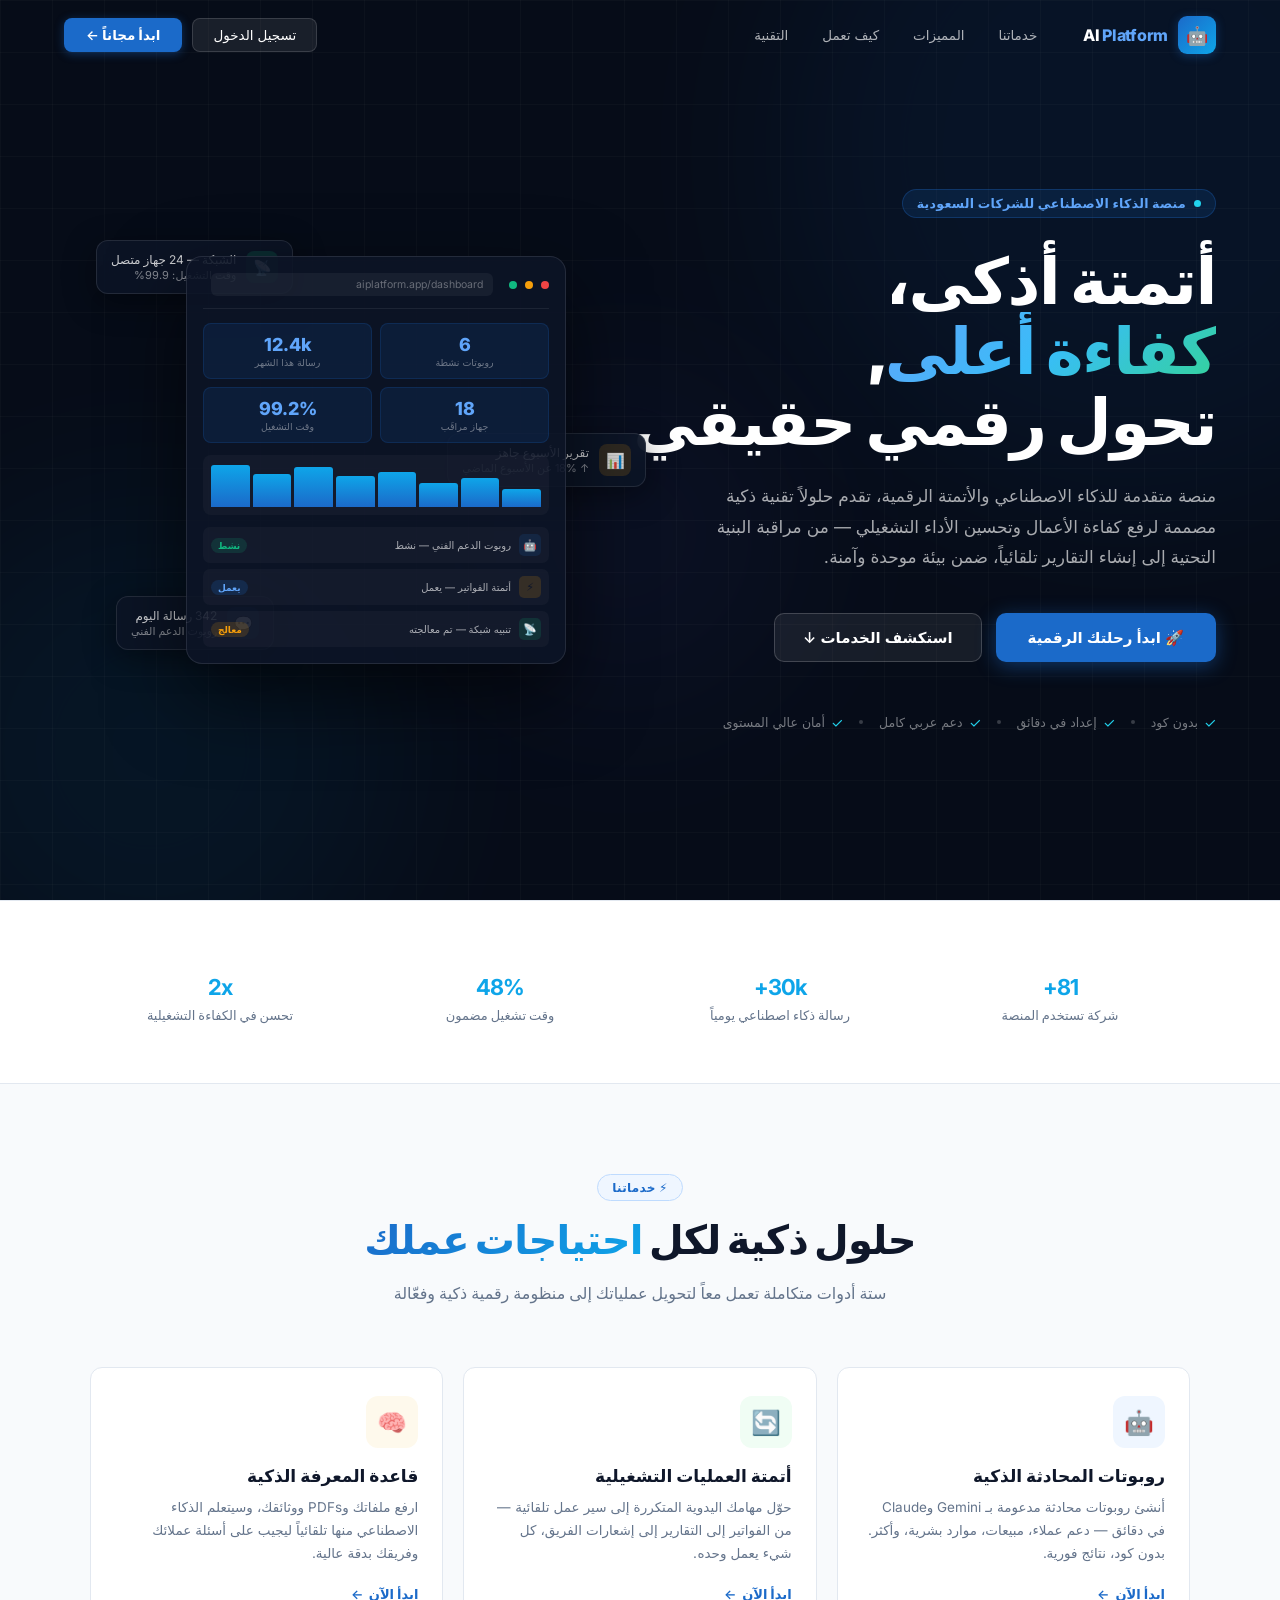
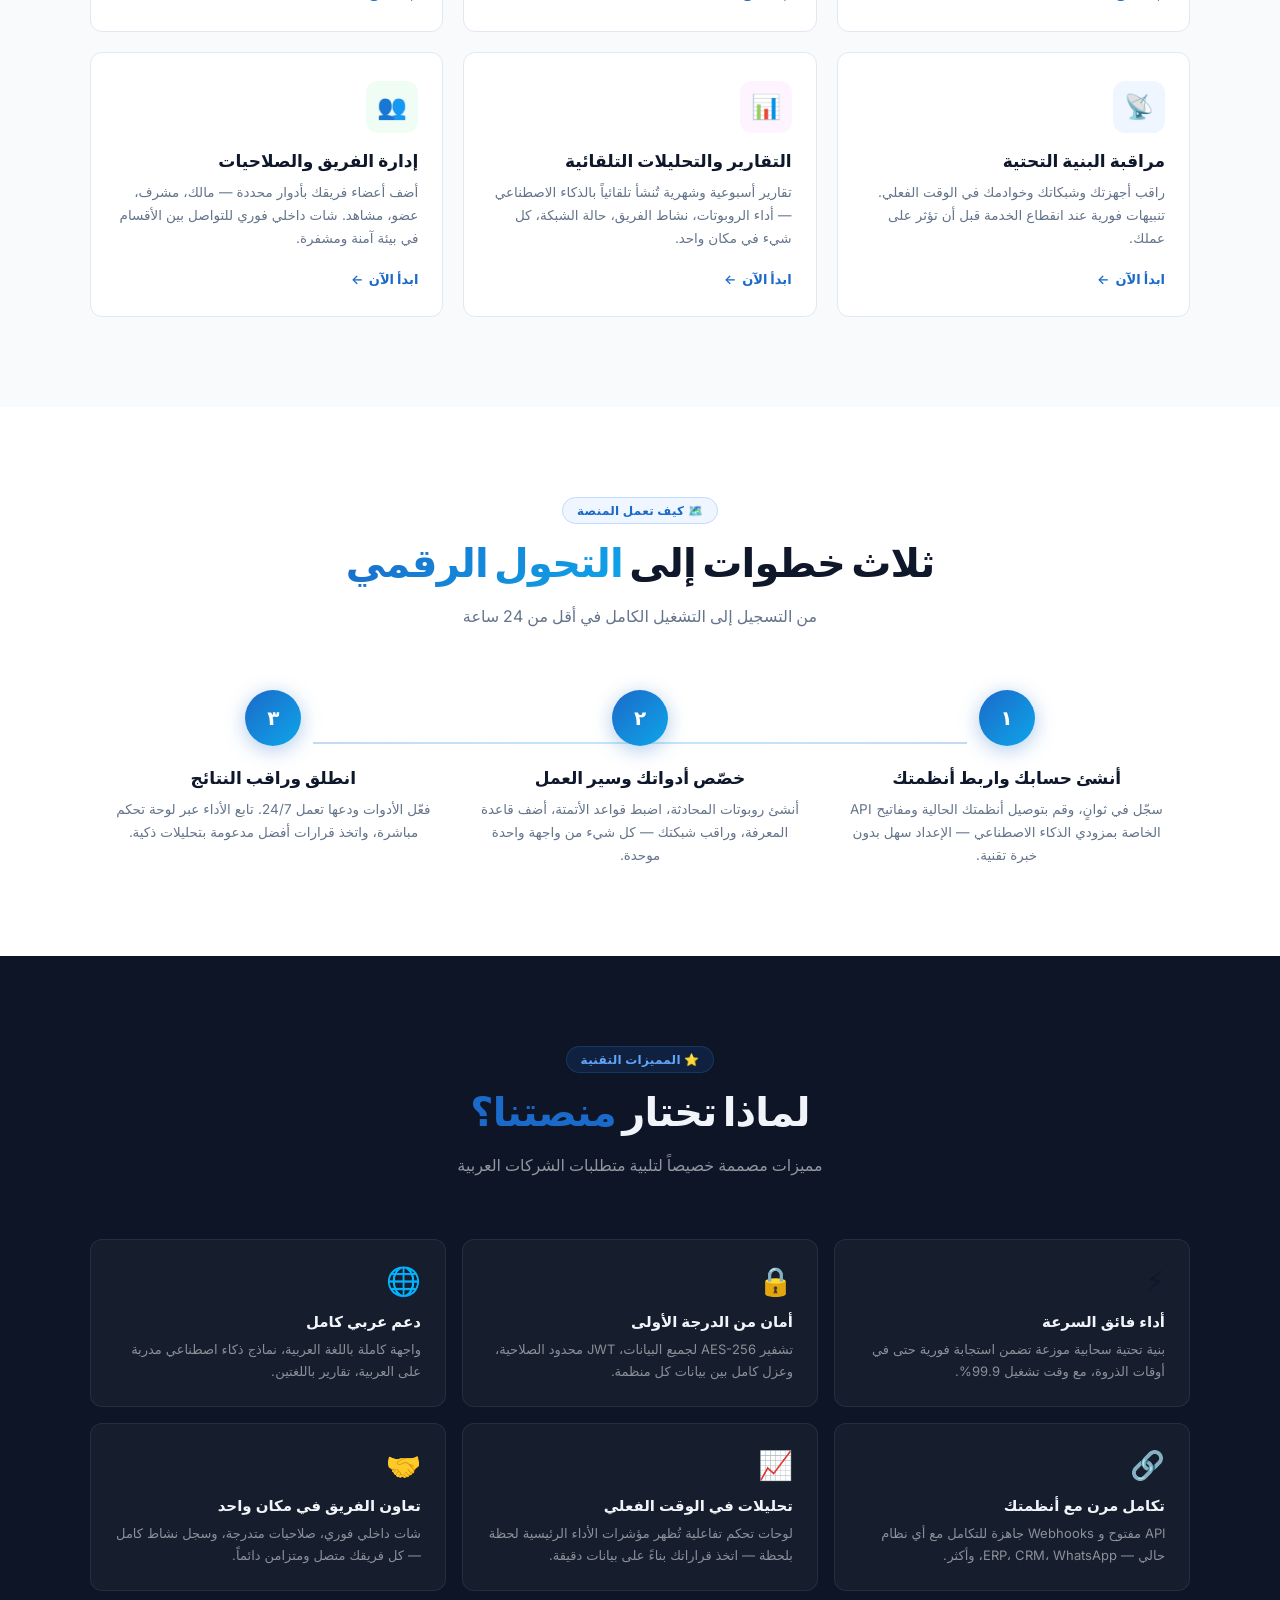
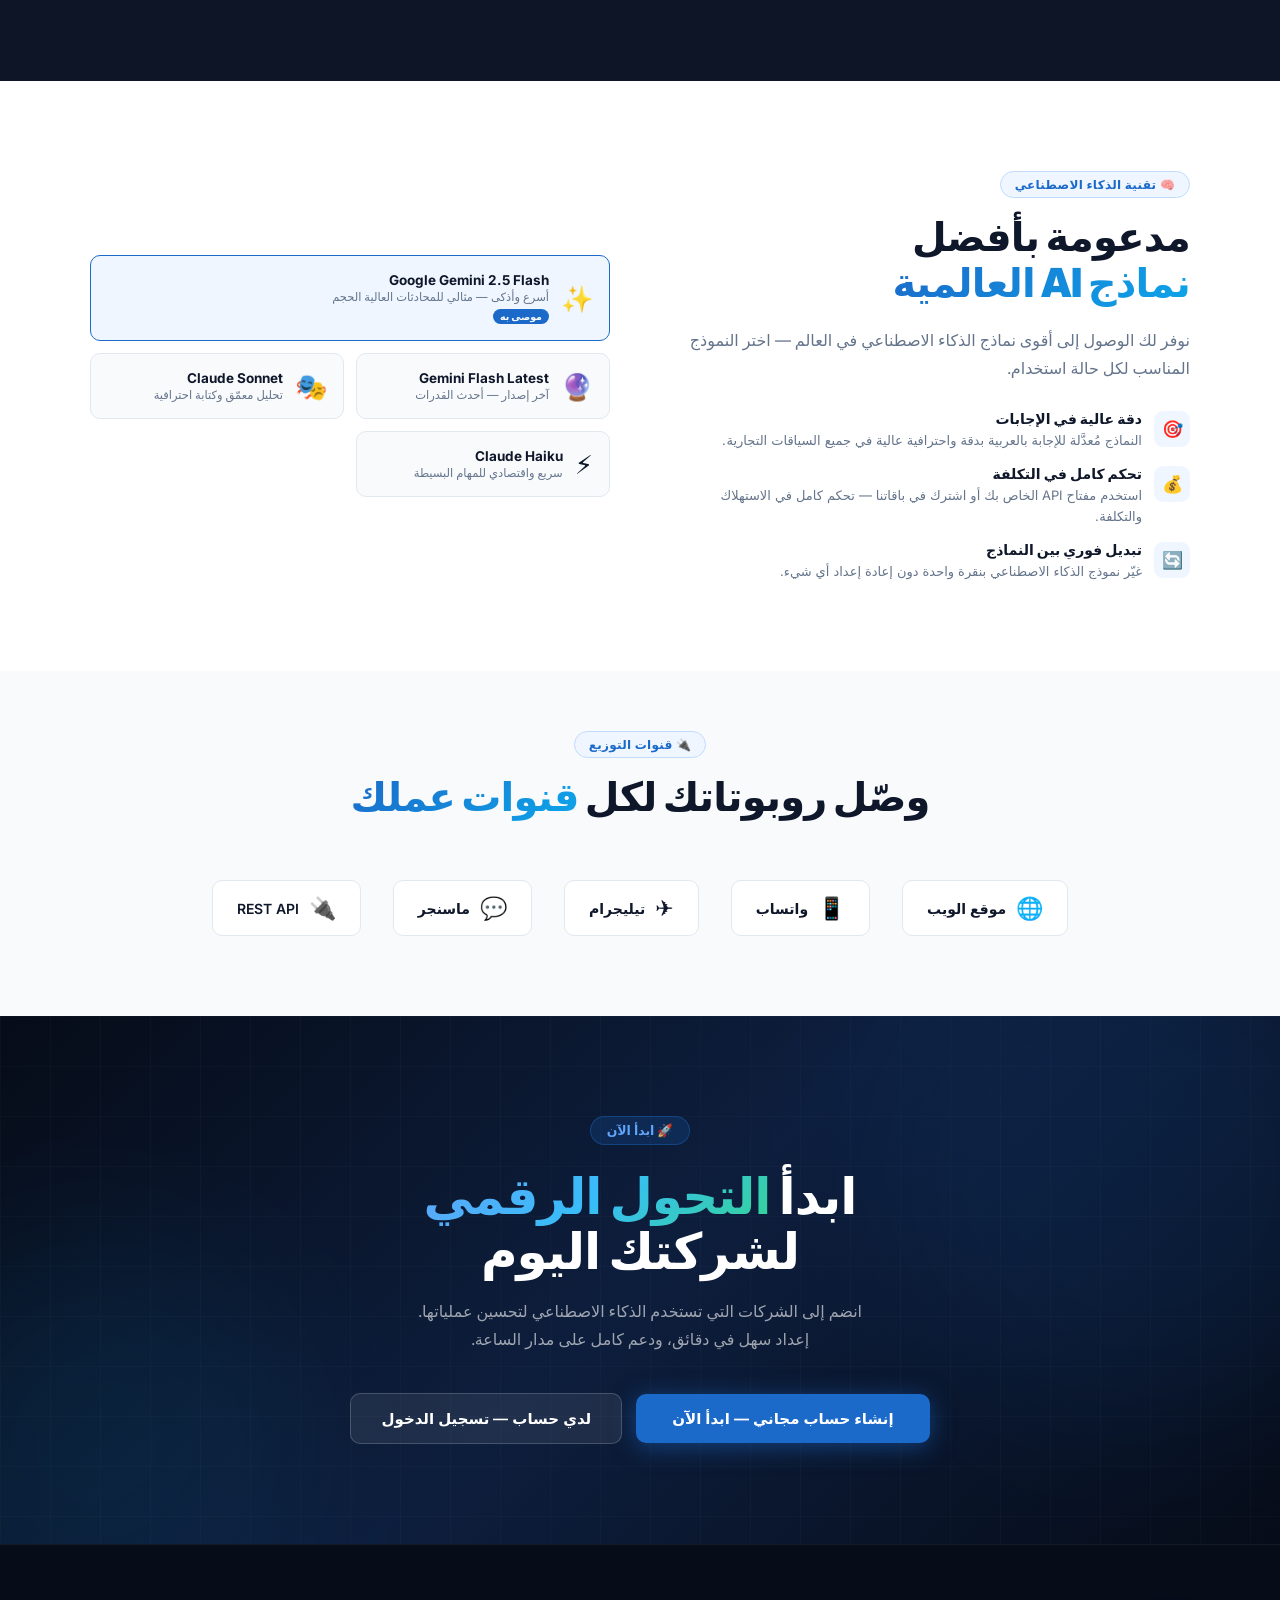
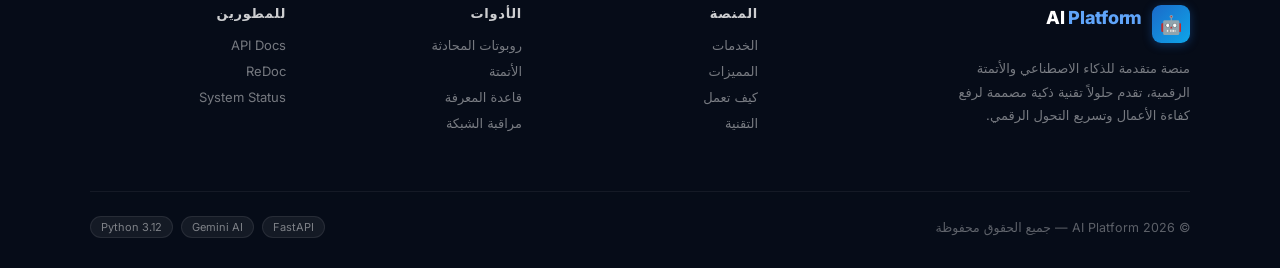
<file: backend/app/static/index.html>
<!DOCTYPE html>
<html lang="ar" dir="rtl">
<head>
<meta charset="UTF-8">
<meta name="description" content="AI Platform - AI and Automation Solutions">
<meta name="theme-color" content="#1b6ac9">
<link rel="icon" href="/static/favicon.svg" type="image/svg+xml">
<meta name="viewport" content="width=device-width, initial-scale=1.0">
<title>AI Platform — منصة الذكاء الاصطناعي والأتمتة للشركات</title>
<meta name="description" content="منصة متقدمة للذكاء الاصطناعي والأتمتة الرقمية — تحليل البيانات، مراقبة الشبكات، روبوتات المحادثة، وإدارة العمليات">
<link rel="preconnect" href="https://fonts.googleapis.com">
<link href="https://fonts.googleapis.com/css2?family=Inter:wght@300;400;500;600;700;800;900&display=swap" rel="stylesheet">
<style>
/* ══════════════════════════════════════════════════════
   BASE
══════════════════════════════════════════════════════ */
*,*::before,*::after{margin:0;padding:0;box-sizing:border-box}
html{scroll-behavior:smooth;font-size:16px}
body{font-family:'Inter','Segoe UI',system-ui,sans-serif;background:#fff;color:#0f172a;
  overflow-x:hidden;-webkit-font-smoothing:antialiased}

:root{
  --blue:#1b6ac9;--blue2:#1558b0;--sky:#0ea5e9;
  --navy:#060c18;--navy2:#0d1526;--navy3:#1e293b;
  --text:#0f172a;--muted:#64748b;--light:#f8fafc;--border:#e2e8f0;
  --r:12px;
}

/* ══════════════════════════════════════════════════════
   NAVBAR
══════════════════════════════════════════════════════ */
.navbar{
  position:fixed;top:0;left:0;right:0;z-index:9000;
  padding:16px 5%;display:flex;align-items:center;gap:32px;
  transition:all .35s;
}
.navbar.solid{
  background:rgba(6,12,24,.96);
  backdrop-filter:blur(16px);
  border-bottom:1px solid rgba(255,255,255,.06);
  box-shadow:0 2px 24px rgba(0,0,0,.3);
}
.nb-logo{display:flex;align-items:center;gap:10px;text-decoration:none;flex-shrink:0}
.nb-icon{width:38px;height:38px;border-radius:9px;
  background:linear-gradient(135deg,var(--blue),var(--sky));
  display:flex;align-items:center;justify-content:center;font-size:18px;
  box-shadow:0 2px 10px rgba(27,106,201,.4)}
.nb-brand{font-size:16px;font-weight:800;color:#fff;letter-spacing:-.3px}
.nb-brand span{color:#60a5fa}

.nb-links{flex:1;display:flex;align-items:center;gap:6px}
.nb-links a{color:rgba(255,255,255,.68);text-decoration:none;font-size:13.5px;font-weight:500;
  padding:7px 14px;border-radius:8px;transition:.2s}
.nb-links a:hover{color:#fff;background:rgba(255,255,255,.07)}

.nb-actions{display:flex;align-items:center;gap:10px;flex-shrink:0}
.nb-login{background:rgba(255,255,255,.08);border:1px solid rgba(255,255,255,.14);color:#fff;
  padding:8px 20px;border-radius:8px;font-size:13.5px;font-weight:500;cursor:pointer;
  font-family:inherit;transition:.2s}
.nb-login:hover{background:rgba(255,255,255,.14)}
.nb-start{background:var(--blue);color:#fff;padding:9px 22px;border-radius:8px;
  font-size:13.5px;font-weight:600;cursor:pointer;font-family:inherit;border:none;
  box-shadow:0 2px 10px rgba(27,106,201,.4);transition:.2s}
.nb-start:hover{background:var(--blue2);transform:translateY(-1px)}

/* ══════════════════════════════════════════════════════
   HERO
══════════════════════════════════════════════════════ */
.hero{
  min-height:100vh;background:var(--navy);
  display:flex;align-items:center;
  padding:100px 5% 80px;
  position:relative;overflow:hidden;
}

/* Background grid */
.hero::before{
  content:'';position:absolute;inset:0;
  background-image:
    linear-gradient(rgba(255,255,255,.025) 1px,transparent 1px),
    linear-gradient(90deg,rgba(255,255,255,.025) 1px,transparent 1px);
  background-size:52px 52px;
}

/* Gradient blobs */
.hero-blob{position:absolute;border-radius:50%;filter:blur(90px);pointer-events:none}
.blob-1{width:700px;height:700px;background:var(--blue);opacity:.08;top:-200px;right:-200px}
.blob-2{width:500px;height:500px;background:var(--sky);opacity:.06;bottom:-100px;left:-100px}
.blob-3{width:350px;height:350px;background:#6366f1;opacity:.05;top:40%;left:35%}

.hero-content{
  flex:1;position:relative;z-index:2;max-width:600px;
}

.hero-tag{
  display:inline-flex;align-items:center;gap:8px;
  background:rgba(27,106,201,.15);border:1px solid rgba(27,106,201,.3);
  color:#60a5fa;padding:6px 14px;border-radius:30px;font-size:12.5px;font-weight:600;
  margin-bottom:28px;letter-spacing:.3px;
}
.tag-dot{width:7px;height:7px;border-radius:50%;background:#22d3ee;
  animation:pulse 2s infinite}
@keyframes pulse{0%,100%{opacity:1;transform:scale(1)}50%{opacity:.4;transform:scale(.8)}}

.hero h1{
  font-size:clamp(36px,5vw,64px);font-weight:900;line-height:1.1;
  color:#fff;margin-bottom:24px;letter-spacing:-1.5px;
}
.hero h1 .hl{
  background:linear-gradient(135deg,#60a5fa,#38bdf8,#34d399);
  -webkit-background-clip:text;-webkit-text-fill-color:transparent;background-clip:text;
}

.hero-desc{
  font-size:17px;line-height:1.8;color:rgba(255,255,255,.65);
  margin-bottom:40px;font-weight:400;max-width:520px;
}

.hero-cta{display:flex;gap:14px;flex-wrap:wrap;margin-bottom:52px}
.btn-hero-primary{
  background:var(--blue);color:#fff;padding:14px 32px;border-radius:10px;
  font-size:15px;font-weight:700;cursor:pointer;font-family:inherit;border:none;
  box-shadow:0 4px 20px rgba(27,106,201,.45);transition:.25s;
  display:flex;align-items:center;gap:8px;
}
.btn-hero-primary:hover{background:var(--blue2);transform:translateY(-2px);box-shadow:0 8px 30px rgba(27,106,201,.5)}
.btn-hero-outline{
  background:rgba(255,255,255,.07);color:#fff;padding:14px 28px;border-radius:10px;
  font-size:15px;font-weight:600;cursor:pointer;font-family:inherit;
  border:1px solid rgba(255,255,255,.18);transition:.25s;
  display:flex;align-items:center;gap:8px;
}
.btn-hero-outline:hover{background:rgba(255,255,255,.12);transform:translateY(-1px)}

.hero-trust{display:flex;align-items:center;gap:16px;flex-wrap:wrap}
.hero-trust-item{display:flex;align-items:center;gap:6px;color:rgba(255,255,255,.45);font-size:12.5px}
.trust-icon{color:#22d3ee;font-size:14px}
.trust-sep{width:4px;height:4px;border-radius:50%;background:rgba(255,255,255,.2)}

/* Hero visual — right side */
.hero-visual{
  flex:0 0 480px;position:relative;z-index:2;height:500px;
}

.dash-mockup{
  background:rgba(13,21,38,.9);border:1px solid rgba(255,255,255,.1);
  border-radius:16px;padding:16px;width:380px;
  box-shadow:0 32px 80px rgba(0,0,0,.6);
  position:absolute;top:50%;right:50px;transform:translateY(-50%);
}

.dm-topbar{display:flex;align-items:center;gap:8px;margin-bottom:14px;padding-bottom:12px;
  border-bottom:1px solid rgba(255,255,255,.07)}
.dm-dot{width:8px;height:8px;border-radius:50%}
.dm-dot.r{background:#ef4444}.dm-dot.y{background:#f59e0b}.dm-dot.g{background:#10b981}
.dm-url{flex:1;background:rgba(255,255,255,.05);border-radius:6px;padding:5px 10px;
  font-size:10.5px;color:rgba(255,255,255,.35);margin:0 8px}

.dm-stats{display:grid;grid-template-columns:1fr 1fr;gap:8px;margin-bottom:12px}
.dm-stat{background:rgba(27,106,201,.12);border:1px solid rgba(27,106,201,.2);
  border-radius:8px;padding:10px;text-align:center}
.dm-stat-n{font-size:18px;font-weight:800;color:#60a5fa}
.dm-stat-l{font-size:9.5px;color:rgba(255,255,255,.4);margin-top:2px}

.dm-chart{height:60px;background:rgba(255,255,255,.03);border-radius:8px;
  display:flex;align-items:flex-end;gap:3px;padding:8px;overflow:hidden}
.dm-bar{flex:1;border-radius:3px 3px 0 0;background:linear-gradient(to top,#1b6ac9,#0ea5e9);
  animation:barGrow 1.5s ease forwards;transform-origin:bottom;transform:scaleY(0)}
@keyframes barGrow{to{transform:scaleY(1)}}

.dm-list{margin-top:12px;display:flex;flex-direction:column;gap:6px}
.dm-list-item{display:flex;align-items:center;gap:8px;padding:7px 8px;
  background:rgba(255,255,255,.03);border-radius:7px;font-size:10px}
.dm-list-icon{width:22px;height:22px;border-radius:5px;display:flex;align-items:center;
  justify-content:center;font-size:11px;flex-shrink:0}
.dm-list-text{color:rgba(255,255,255,.65)}
.dm-badge{margin-right:auto;padding:2px 7px;border-radius:10px;font-size:9px;font-weight:600}
.dm-badge.green{background:rgba(16,185,129,.15);color:#10b981}
.dm-badge.blue{background:rgba(27,106,201,.2);color:#60a5fa}
.dm-badge.amber{background:rgba(245,158,11,.15);color:#f59e0b}

/* Floating cards */
.float-card{
  position:absolute;background:rgba(13,21,38,.92);
  border:1px solid rgba(255,255,255,.1);border-radius:12px;
  padding:10px 14px;backdrop-filter:blur(12px);
  display:flex;align-items:center;gap:10px;
  box-shadow:0 8px 32px rgba(0,0,0,.4);
  font-size:12px;color:rgba(255,255,255,.8);
  white-space:nowrap;
}
.fc-1{top:30px;left:-40px;animation:float1 3.5s ease-in-out infinite}
.fc-2{bottom:60px;left:-20px;animation:float2 4s ease-in-out infinite}
.fc-3{top:50%;right:-30px;transform:translateY(-50%);animation:float3 3.8s ease-in-out infinite}

@keyframes float1{0%,100%{transform:translateY(0)}50%{transform:translateY(-10px)}}
@keyframes float2{0%,100%{transform:translateY(0)}50%{transform:translateY(-8px)}}
@keyframes float3{0%,100%{transform:translateY(-50%)}50%{transform:translateY(calc(-50% - 10px))}}

.fc-icon{width:32px;height:32px;border-radius:8px;display:flex;align-items:center;
  justify-content:center;font-size:15px;flex-shrink:0}
.fc-label{font-size:11px;color:rgba(255,255,255,.5);margin-top:1px}

/* ══════════════════════════════════════════════════════
   STATS BAR
══════════════════════════════════════════════════════ */
.stats-bar{
  background:#fff;border-top:1px solid var(--border);border-bottom:1px solid var(--border);
  padding:40px 5%;
}
.stats-inner{
  max-width:1100px;margin:0 auto;
  display:grid;grid-template-columns:repeat(4,1fr);gap:20px;
}
.stat-item{text-align:center;padding:20px}
.stat-num{font-size:40px;font-weight:900;color:var(--blue);line-height:1;letter-spacing:-1px}
.stat-num span{font-size:22px;font-weight:700;color:var(--sky)}
.stat-label{font-size:13px;color:var(--muted);margin-top:6px;font-weight:500}
.stat-sep{width:1px;background:var(--border);align-self:stretch}

/* ══════════════════════════════════════════════════════
   SECTIONS SHARED
══════════════════════════════════════════════════════ */
.section{padding:90px 5%}
.section-inner{max-width:1100px;margin:0 auto}

.section-tag{
  display:inline-flex;align-items:center;gap:7px;
  background:#eff6ff;border:1px solid #bfdbfe;
  color:var(--blue);padding:5px 14px;border-radius:30px;
  font-size:12px;font-weight:600;margin-bottom:16px;letter-spacing:.3px
}

.section-title{font-size:clamp(26px,4vw,40px);font-weight:900;line-height:1.15;
  color:var(--text);margin-bottom:16px;letter-spacing:-.8px}
.section-title .hl{color:var(--blue)}
.section-title .hls{
  background:linear-gradient(135deg,var(--blue),var(--sky));
  -webkit-background-clip:text;-webkit-text-fill-color:transparent;background-clip:text
}

.section-sub{font-size:16px;color:var(--muted);max-width:560px;line-height:1.75}

.section-head{text-align:center;margin-bottom:60px}
.section-head .section-sub{margin:0 auto}

/* ══════════════════════════════════════════════════════
   SERVICES
══════════════════════════════════════════════════════ */
#services{background:var(--light)}

.services-grid{
  display:grid;grid-template-columns:repeat(3,1fr);gap:20px
}

.service-card{
  background:#fff;border:1px solid var(--border);border-radius:var(--r);
  padding:28px 24px;transition:.25s;cursor:default;position:relative;overflow:hidden;
}
.service-card::before{
  content:'';position:absolute;top:0;left:0;right:0;height:3px;
  background:linear-gradient(90deg,var(--blue),var(--sky));
  transform:scaleX(0);transform-origin:right;transition:.3s;
}
.service-card:hover{border-color:#bfdbfe;transform:translateY(-3px);
  box-shadow:0 12px 40px rgba(27,106,201,.1)}
.service-card:hover::before{transform:scaleX(1)}

.sc-icon{width:52px;height:52px;border-radius:12px;margin-bottom:18px;
  display:flex;align-items:center;justify-content:center;font-size:24px}
.sc-title{font-size:17px;font-weight:700;margin-bottom:10px;color:var(--text)}
.sc-desc{font-size:13.5px;color:var(--muted);line-height:1.7;margin-bottom:18px}
.sc-link{display:inline-flex;align-items:center;gap:6px;color:var(--blue);font-size:13px;
  font-weight:600;text-decoration:none;transition:.2s}
.sc-link:hover{gap:10px}
.sc-link .arr{transition:.2s}

/* ══════════════════════════════════════════════════════
   HOW IT WORKS
══════════════════════════════════════════════════════ */
#how{background:#fff}

.steps-grid{
  display:grid;grid-template-columns:repeat(3,1fr);gap:0;position:relative
}
.steps-grid::before{
  content:'';position:absolute;top:52px;right:calc(16.66% + 40px);left:calc(16.66% + 40px);
  height:2px;background:linear-gradient(90deg,var(--blue),var(--sky),var(--blue));opacity:.25;
}

.step-item{text-align:center;padding:0 24px;position:relative}
.step-num{
  width:56px;height:56px;border-radius:50%;margin:0 auto 22px;
  background:linear-gradient(135deg,var(--blue),var(--sky));
  color:#fff;font-size:20px;font-weight:800;
  display:flex;align-items:center;justify-content:center;
  box-shadow:0 4px 20px rgba(27,106,201,.35);position:relative;z-index:2
}
.step-title{font-size:17px;font-weight:700;margin-bottom:10px;color:var(--text)}
.step-desc{font-size:13.5px;color:var(--muted);line-height:1.7}

/* ══════════════════════════════════════════════════════
   FEATURES — dark section
══════════════════════════════════════════════════════ */
#features{background:var(--navy2)}

#features .section-tag{
  background:rgba(27,106,201,.15);border-color:rgba(27,106,201,.3);color:#60a5fa
}
#features .section-title{color:#f1f5f9}
#features .section-sub{color:rgba(255,255,255,.55)}

.features-grid{
  display:grid;grid-template-columns:repeat(3,1fr);gap:16px
}

.feat-card{
  background:rgba(255,255,255,.04);border:1px solid rgba(255,255,255,.07);
  border-radius:var(--r);padding:24px;transition:.2s
}
.feat-card:hover{background:rgba(27,106,201,.08);border-color:rgba(27,106,201,.25);
  transform:translateY(-2px)}

.feat-icon{font-size:28px;margin-bottom:14px}
.feat-title{font-size:15px;font-weight:700;color:#f1f5f9;margin-bottom:8px}
.feat-desc{font-size:13px;color:rgba(255,255,255,.5);line-height:1.65}

/* ══════════════════════════════════════════════════════
   AI TECH
══════════════════════════════════════════════════════ */
#ai-tech{background:#fff}

.ai-layout{display:grid;grid-template-columns:1fr 1fr;gap:60px;align-items:center}

.ai-models-grid{display:grid;grid-template-columns:1fr 1fr;gap:12px}
.ai-model-card{
  background:var(--light);border:1.5px solid var(--border);border-radius:10px;
  padding:16px;display:flex;align-items:center;gap:12px;transition:.2s;cursor:default
}
.ai-model-card:hover{border-color:#bfdbfe;background:#f0f7ff}
.ai-model-card.featured{
  border-color:var(--blue);background:#eff6ff;
  grid-column:span 2;
}
.am-badge{background:var(--blue);color:#fff;font-size:9.5px;font-weight:700;
  padding:2px 7px;border-radius:10px;margin-top:3px;display:inline-block}
.am-icon{font-size:26px;flex-shrink:0}
.am-name{font-size:13.5px;font-weight:700;color:var(--text)}
.am-desc{font-size:11.5px;color:var(--muted);margin-top:2px}

.ai-text .section-title{margin-bottom:20px}
.ai-points{display:flex;flex-direction:column;gap:14px;margin-top:28px}
.ai-point{display:flex;align-items:flex-start;gap:12px}
.ai-point-icon{width:36px;height:36px;border-radius:9px;flex-shrink:0;
  background:#eff6ff;display:flex;align-items:center;justify-content:center;
  font-size:17px;margin-top:1px}
.ai-point-title{font-size:14px;font-weight:700;color:var(--text);margin-bottom:3px}
.ai-point-desc{font-size:13px;color:var(--muted);line-height:1.6}

/* ══════════════════════════════════════════════════════
   PLATFORMS / INTEGRATIONS
══════════════════════════════════════════════════════ */
#platforms{background:var(--light)}

.platforms-bar{
  display:flex;align-items:center;justify-content:center;gap:32px;flex-wrap:wrap;
  margin-top:48px
}
.plat-item{
  display:flex;align-items:center;gap:10px;padding:14px 24px;
  background:#fff;border:1px solid var(--border);border-radius:10px;
  font-size:14px;font-weight:600;color:var(--text);transition:.2s;
}
.plat-item:hover{border-color:#bfdbfe;box-shadow:0 4px 16px rgba(27,106,201,.1)}
.plat-icon{font-size:22px}

/* ══════════════════════════════════════════════════════
   CTA SECTION
══════════════════════════════════════════════════════ */
.cta-section{
  background:linear-gradient(135deg,#060c18 0%,#0d1e3d 50%,#060c18 100%);
  padding:100px 5%;text-align:center;position:relative;overflow:hidden
}
.cta-section::before{
  content:'';position:absolute;inset:0;
  background-image:linear-gradient(rgba(255,255,255,.02) 1px,transparent 1px),
                   linear-gradient(90deg,rgba(255,255,255,.02) 1px,transparent 1px);
  background-size:50px 50px
}
.cta-blob{position:absolute;border-radius:50%;filter:blur(80px);pointer-events:none}
.cta-blob-1{width:500px;height:500px;background:var(--blue);opacity:.1;top:-100px;right:-100px}
.cta-blob-2{width:400px;height:400px;background:var(--sky);opacity:.08;bottom:-100px;left:-100px}

.cta-inner{position:relative;z-index:2;max-width:700px;margin:0 auto}
.cta-tag{display:inline-flex;align-items:center;gap:8px;background:rgba(27,106,201,.2);
  border:1px solid rgba(27,106,201,.4);color:#60a5fa;padding:6px 16px;
  border-radius:30px;font-size:12.5px;font-weight:600;margin-bottom:24px}
.cta-title{font-size:clamp(28px,4.5vw,50px);font-weight:900;line-height:1.1;
  color:#fff;margin-bottom:18px;letter-spacing:-1px}
.cta-title .hl{
  background:linear-gradient(135deg,#60a5fa,#38bdf8,#34d399);
  -webkit-background-clip:text;-webkit-text-fill-color:transparent;background-clip:text
}
.cta-desc{font-size:16px;color:rgba(255,255,255,.6);line-height:1.75;margin-bottom:40px}
.cta-btns{display:flex;align-items:center;justify-content:center;gap:14px;flex-wrap:wrap}
.cta-btn-main{background:var(--blue);color:#fff;padding:15px 36px;border-radius:10px;
  font-size:15px;font-weight:700;cursor:pointer;font-family:inherit;border:none;
  box-shadow:0 4px 24px rgba(27,106,201,.5);transition:.25s}
.cta-btn-main:hover{background:var(--blue2);transform:translateY(-2px)}
.cta-btn-sec{background:rgba(255,255,255,.08);color:#fff;padding:15px 30px;border-radius:10px;
  font-size:15px;font-weight:600;cursor:pointer;font-family:inherit;
  border:1px solid rgba(255,255,255,.18);transition:.25s}
.cta-btn-sec:hover{background:rgba(255,255,255,.13)}

/* ══════════════════════════════════════════════════════
   FOOTER
══════════════════════════════════════════════════════ */
footer{background:var(--navy);padding:60px 5% 30px;border-top:1px solid rgba(255,255,255,.06)}
.footer-grid{display:grid;grid-template-columns:2fr 1fr 1fr 1fr;gap:40px;margin-bottom:50px;max-width:1100px;margin-left:auto;margin-right:auto}
.footer-brand .nb-brand{font-size:18px;margin-bottom:14px;display:block}
.footer-desc{font-size:13px;color:rgba(255,255,255,.45);line-height:1.8;max-width:260px}
.footer-col h4{font-size:13px;font-weight:700;color:rgba(255,255,255,.8);margin-bottom:16px;
  text-transform:uppercase;letter-spacing:.7px}
.footer-col a{display:block;color:rgba(255,255,255,.45);text-decoration:none;font-size:13px;
  margin-bottom:10px;transition:.2s}
.footer-col a:hover{color:rgba(255,255,255,.8)}
.footer-bottom{border-top:1px solid rgba(255,255,255,.06);padding-top:24px;
  display:flex;align-items:center;justify-content:space-between;
  max-width:1100px;margin:0 auto}
.footer-copy{font-size:12.5px;color:rgba(255,255,255,.35)}
.footer-tech{display:flex;align-items:center;gap:8px;font-size:12px;color:rgba(255,255,255,.35)}
.tech-pill{background:rgba(255,255,255,.06);border:1px solid rgba(255,255,255,.08);
  padding:3px 10px;border-radius:20px;font-size:11px;color:rgba(255,255,255,.45)}

/* ══════════════════════════════════════════════════════
   MODALS
══════════════════════════════════════════════════════ */
.overlay{
  position:fixed;inset:0;z-index:9999;
  background:rgba(6,12,24,.75);backdrop-filter:blur(8px);
  display:flex;align-items:center;justify-content:center;
  opacity:0;pointer-events:none;transition:.25s;padding:16px;
}
.overlay.show{opacity:1;pointer-events:all}

.modal-box{
  background:#fff;border-radius:16px;width:100%;max-width:440px;
  box-shadow:0 32px 80px rgba(0,0,0,.35);
  transform:translateY(16px) scale(.97);transition:.25s;
  overflow:hidden;
}
.overlay.show .modal-box{transform:none}

.modal-header{
  background:linear-gradient(135deg,var(--navy),var(--navy2));
  padding:28px 28px 24px;display:flex;align-items:flex-start;justify-content:space-between;
}
.modal-logo{display:flex;align-items:center;gap:10px}
.modal-logo .nb-icon{width:36px;height:36px;font-size:17px}
.modal-logo-text{font-size:15px;font-weight:800;color:#fff}
.modal-logo-sub{font-size:11px;color:rgba(255,255,255,.45);margin-top:1px}
.modal-close{background:rgba(255,255,255,.1);border:none;color:rgba(255,255,255,.6);
  width:30px;height:30px;border-radius:8px;cursor:pointer;font-size:16px;
  display:flex;align-items:center;justify-content:center;transition:.15s;flex-shrink:0}
.modal-close:hover{background:rgba(255,255,255,.18);color:#fff}

.modal-title{font-size:20px;font-weight:800;color:#fff;margin-top:16px;margin-bottom:4px}
.modal-sub{font-size:13px;color:rgba(255,255,255,.5)}

.modal-body{padding:24px 28px 28px}

.form-field{margin-bottom:18px}
.form-field label{display:block;font-size:13px;font-weight:600;color:var(--text);margin-bottom:7px}
.form-row{display:grid;grid-template-columns:1fr 1fr;gap:14px}

.fi{
  width:100%;padding:11px 14px;border:1.5px solid var(--border);border-radius:9px;
  font-size:13.5px;color:var(--text);background:#f8fafc;font-family:inherit;
  transition:.2s;outline:none
}
.fi:focus{border-color:var(--blue);background:#fff;box-shadow:0 0 0 3px rgba(27,106,201,.1)}
.fi::placeholder{color:#94a3b8}

.input-wrap{position:relative}
.input-wrap .fi{padding-left:42px}
.input-icon{position:absolute;left:14px;top:50%;transform:translateY(-50%);
  font-size:15px;color:#94a3b8;pointer-events:none}
.show-pw{position:absolute;left:14px;top:50%;transform:translateY(-50%);
  background:none;border:none;cursor:pointer;color:#94a3b8;font-size:15px;padding:2px}

.err-msg{color:#dc2626;font-size:12.5px;margin-top:8px;display:none;
  background:#fef2f2;border:1px solid #fecaca;padding:8px 12px;border-radius:7px}

.pw-strength{margin-top:8px;display:none}
.pw-bar{height:4px;background:#e2e8f0;border-radius:2px;overflow:hidden}
.pw-fill{height:100%;border-radius:2px;transition:.3s}
.pw-lbl{font-size:11px;color:#64748b;margin-top:4px}

.submit-btn{
  width:100%;padding:12px;background:var(--blue);color:#fff;border:none;
  border-radius:9px;font-size:14.5px;font-weight:700;cursor:pointer;
  font-family:inherit;transition:.2s;box-shadow:0 2px 12px rgba(27,106,201,.3);
  display:flex;align-items:center;justify-content:center;gap:8px
}
.submit-btn:hover{background:var(--blue2)}
.submit-btn:disabled{opacity:.6;cursor:not-allowed}
.spinner{width:16px;height:16px;border:2px solid rgba(255,255,255,.3);
  border-top-color:#fff;border-radius:50%;animation:spin .7s linear infinite;display:none}
@keyframes spin{to{transform:rotate(360deg)}}

.modal-switch{text-align:center;margin-top:18px;font-size:13px;color:var(--muted)}
.modal-switch a{color:var(--blue);font-weight:600;cursor:pointer;text-decoration:none}
.modal-switch a:hover{text-decoration:underline}

.forgot-link{display:block;text-align:left;color:var(--blue);font-size:12px;
  font-weight:500;cursor:pointer;margin-top:6px;text-decoration:none}
.forgot-link:hover{text-decoration:underline}

.success-box{text-align:center;padding:10px 0 0;display:none}
.success-icon{font-size:50px;margin-bottom:12px}
.success-title{font-size:17px;font-weight:800;color:var(--text);margin-bottom:8px}
.success-desc{font-size:13px;color:var(--muted);line-height:1.7}

.divider{display:flex;align-items:center;gap:12px;margin:18px 0}
.divider::before,.divider::after{content:'';flex:1;height:1px;background:var(--border)}
.divider span{font-size:12px;color:#94a3b8;white-space:nowrap}

/* ══════════════════════════════════════════════════════
   TOAST
══════════════════════════════════════════════════════ */
.toast-wrap{position:fixed;bottom:28px;right:28px;z-index:99999;
  display:flex;flex-direction:column;gap:8px;pointer-events:none}
.toast{background:#fff;border:1px solid var(--border);border-radius:10px;
  padding:12px 18px;font-size:13.5px;color:var(--text);
  box-shadow:0 4px 24px rgba(0,0,0,.12);pointer-events:all;
  animation:toastIn .25s ease;display:flex;align-items:center;gap:10px}
@keyframes toastIn{from{opacity:0;transform:translateY(8px)}to{opacity:1;transform:none}}
.toast.ok{border-color:#bbf7d0;background:#f0fdf4;color:#15803d}
.toast.err{border-color:#fecaca;background:#fef2f2;color:#991b1b}

/* ══════════════════════════════════════════════════════
   ANIMATIONS
══════════════════════════════════════════════════════ */
.fade-in{opacity:0;transform:translateY(24px);transition:.6s ease}
.fade-in.visible{opacity:1;transform:none}
.fade-in-left{opacity:0;transform:translateX(24px);transition:.6s ease}
.fade-in-left.visible{opacity:1;transform:none}

/* ══════════════════════════════════════════════════════
   RESPONSIVE
══════════════════════════════════════════════════════ */
@media(max-width:1024px){
  .hero-visual{display:none}
  .hero-content{max-width:100%}
  .services-grid{grid-template-columns:1fr 1fr}
  .features-grid{grid-template-columns:1fr 1fr}
  .ai-layout{grid-template-columns:1fr}
  .footer-grid{grid-template-columns:1fr 1fr}
}
@media(max-width:768px){
  .stats-inner{grid-template-columns:1fr 1fr}
  .services-grid{grid-template-columns:1fr}
  .features-grid{grid-template-columns:1fr}
  .steps-grid{grid-template-columns:1fr}
  .steps-grid::before{display:none}
  .nb-links{display:none}
  .navbar{padding:14px 5%}
  .form-row{grid-template-columns:1fr}
  .footer-grid{grid-template-columns:1fr}
  .ai-models-grid{grid-template-columns:1fr}
  .ai-model-card.featured{grid-column:span 1}
}
</style>
</head>
<body>

<!-- ══════════ NAVBAR ══════════ -->
<nav class="navbar" id="navbar">
  <a class="nb-logo" href="/">
    <div class="nb-icon">🤖</div>
    <div class="nb-brand">AI <span>Platform</span></div>
  </a>

  <div class="nb-links">
    <a href="#services">خدماتنا</a>
    <a href="#features">المميزات</a>
    <a href="#how">كيف تعمل</a>
    <a href="#ai-tech">التقنية</a>
  </div>

  <div class="nb-actions">
    <button class="nb-login" onclick="openModal('login')">تسجيل الدخول</button>
    <button class="nb-start" onclick="openModal('register')">ابدأ مجاناً ←</button>
  </div>
</nav>

<!-- ══════════ HERO ══════════ -->
<section class="hero">
  <div class="hero-blob blob-1"></div>
  <div class="hero-blob blob-2"></div>
  <div class="hero-blob blob-3"></div>

  <div class="hero-content fade-in">
    <div class="hero-tag">
      <span class="tag-dot"></span>
      منصة الذكاء الاصطناعي للشركات السعودية
    </div>

    <h1>
      أتمتة أذكى،<br>
      <span class="hl">كفاءة أعلى</span>,<br>
      تحول رقمي حقيقي
    </h1>

    <p class="hero-desc">
      منصة متقدمة للذكاء الاصطناعي والأتمتة الرقمية، تقدم حلولاً تقنية ذكية مصممة لرفع كفاءة الأعمال وتحسين الأداء التشغيلي — من مراقبة البنية التحتية إلى إنشاء التقارير تلقائياً، ضمن بيئة موحدة وآمنة.
    </p>

    <div class="hero-cta">
      <button class="btn-hero-primary" onclick="openModal('register')">
        🚀 ابدأ رحلتك الرقمية
      </button>
      <button class="btn-hero-outline" onclick="document.getElementById('services').scrollIntoView({behavior:'smooth'})">
        استكشف الخدمات ↓
      </button>
    </div>

    <div class="hero-trust">
      <div class="hero-trust-item">
        <span class="trust-icon">✓</span> بدون كود
      </div>
      <div class="trust-sep"></div>
      <div class="hero-trust-item">
        <span class="trust-icon">✓</span> إعداد في دقائق
      </div>
      <div class="trust-sep"></div>
      <div class="hero-trust-item">
        <span class="trust-icon">✓</span> دعم عربي كامل
      </div>
      <div class="trust-sep"></div>
      <div class="hero-trust-item">
        <span class="trust-icon">✓</span> أمان عالي المستوى
      </div>
    </div>
  </div>

  <!-- Dashboard Mockup -->
  <div class="hero-visual">
    <div class="float-card fc-1">
      <div class="fc-icon" style="background:rgba(16,185,129,.15)">📡</div>
      <div>
        <div>الشبكة — 24 جهاز متصل</div>
        <div class="fc-label">وقت التشغيل: 99.9%</div>
      </div>
    </div>

    <div class="float-card fc-2">
      <div class="fc-icon" style="background:rgba(27,106,201,.15)">💬</div>
      <div>
        <div>342 رسالة اليوم</div>
        <div class="fc-label">روبوت الدعم الفني</div>
      </div>
    </div>

    <div class="float-card fc-3">
      <div class="fc-icon" style="background:rgba(245,158,11,.15)">📊</div>
      <div>
        <div>تقرير الأسبوع جاهز</div>
        <div class="fc-label">↑ 18% عن الأسبوع الماضي</div>
      </div>
    </div>

    <div class="dash-mockup">
      <div class="dm-topbar">
        <span class="dm-dot r"></span>
        <span class="dm-dot y"></span>
        <span class="dm-dot g"></span>
        <div class="dm-url">aiplatform.app/dashboard</div>
      </div>

      <div class="dm-stats">
        <div class="dm-stat">
          <div class="dm-stat-n">6</div>
          <div class="dm-stat-l">روبوتات نشطة</div>
        </div>
        <div class="dm-stat">
          <div class="dm-stat-n">12.4k</div>
          <div class="dm-stat-l">رسالة هذا الشهر</div>
        </div>
        <div class="dm-stat">
          <div class="dm-stat-n">18</div>
          <div class="dm-stat-l">جهاز مراقَب</div>
        </div>
        <div class="dm-stat">
          <div class="dm-stat-n">99.2%</div>
          <div class="dm-stat-l">وقت التشغيل</div>
        </div>
      </div>

      <div class="dm-chart">
        <div class="dm-bar" style="height:40%;animation-delay:.1s"></div>
        <div class="dm-bar" style="height:65%;animation-delay:.2s"></div>
        <div class="dm-bar" style="height:55%;animation-delay:.3s"></div>
        <div class="dm-bar" style="height:80%;animation-delay:.4s"></div>
        <div class="dm-bar" style="height:70%;animation-delay:.5s"></div>
        <div class="dm-bar" style="height:90%;animation-delay:.6s"></div>
        <div class="dm-bar" style="height:75%;animation-delay:.7s"></div>
        <div class="dm-bar" style="height:95%;animation-delay:.8s"></div>
      </div>

      <div class="dm-list">
        <div class="dm-list-item">
          <div class="dm-list-icon" style="background:rgba(27,106,201,.15)">🤖</div>
          <div class="dm-list-text">روبوت الدعم الفني — نشط</div>
          <span class="dm-badge green">نشط</span>
        </div>
        <div class="dm-list-item">
          <div class="dm-list-icon" style="background:rgba(245,158,11,.15)">⚡</div>
          <div class="dm-list-text">أتمتة الفواتير — يعمل</div>
          <span class="dm-badge blue">يعمل</span>
        </div>
        <div class="dm-list-item">
          <div class="dm-list-icon" style="background:rgba(16,185,129,.15)">📡</div>
          <div class="dm-list-text">تنبيه شبكة — تم معالجته</div>
          <span class="dm-badge amber">معالج</span>
        </div>
      </div>
    </div>
  </div>
</section>

<!-- ══════════ STATS BAR ══════════ -->
<div class="stats-bar">
  <div class="stats-inner">
    <div class="stat-item fade-in">
      <div class="stat-num"><span id="c1">0</span><span>+</span></div>
      <div class="stat-label">شركة تستخدم المنصة</div>
    </div>
    <div class="stat-item fade-in" style="transition-delay:.1s">
      <div class="stat-num"><span id="c2">0</span><span>k+</span></div>
      <div class="stat-label">رسالة ذكاء اصطناعي يومياً</div>
    </div>
    <div class="stat-item fade-in" style="transition-delay:.2s">
      <div class="stat-num"><span id="c3">0</span><span>%</span></div>
      <div class="stat-label">وقت تشغيل مضمون</div>
    </div>
    <div class="stat-item fade-in" style="transition-delay:.3s">
      <div class="stat-num"><span id="c4">0</span><span>x</span></div>
      <div class="stat-label">تحسن في الكفاءة التشغيلية</div>
    </div>
  </div>
</div>

<!-- ══════════ SERVICES ══════════ -->
<section class="section" id="services">
  <div class="section-inner">
    <div class="section-head fade-in">
      <div class="section-tag">⚡ خدماتنا</div>
      <h2 class="section-title">حلول ذكية لكل <span class="hls">احتياجات عملك</span></h2>
      <p class="section-sub">ستة أدوات متكاملة تعمل معاً لتحويل عملياتك إلى منظومة رقمية ذكية وفعّالة</p>
    </div>

    <div class="services-grid">

      <div class="service-card fade-in">
        <div class="sc-icon" style="background:#eff6ff">🤖</div>
        <div class="sc-title">روبوتات المحادثة الذكية</div>
        <p class="sc-desc">أنشئ روبوتات محادثة مدعومة بـ Gemini وClaude في دقائق — دعم عملاء، مبيعات، موارد بشرية، وأكثر. بدون كود، نتائج فورية.</p>
        <a class="sc-link" href="#" onclick="openModal('register');return false">
          ابدأ الآن <span class="arr">←</span>
        </a>
      </div>

      <div class="service-card fade-in" style="transition-delay:.08s">
        <div class="sc-icon" style="background:#f0fdf4">🔄</div>
        <div class="sc-title">أتمتة العمليات التشغيلية</div>
        <p class="sc-desc">حوّل مهامك اليدوية المتكررة إلى سير عمل تلقائية — من الفواتير إلى التقارير إلى إشعارات الفريق، كل شيء يعمل وحده.</p>
        <a class="sc-link" href="#" onclick="openModal('register');return false">
          ابدأ الآن <span class="arr">←</span>
        </a>
      </div>

      <div class="service-card fade-in" style="transition-delay:.16s">
        <div class="sc-icon" style="background:#fef9ec">🧠</div>
        <div class="sc-title">قاعدة المعرفة الذكية</div>
        <p class="sc-desc">ارفع ملفاتك وPDFs ووثائقك، وسيتعلم الذكاء الاصطناعي منها تلقائياً ليجيب على أسئلة عملائك وفريقك بدقة عالية.</p>
        <a class="sc-link" href="#" onclick="openModal('register');return false">
          ابدأ الآن <span class="arr">←</span>
        </a>
      </div>

      <div class="service-card fade-in" style="transition-delay:.24s">
        <div class="sc-icon" style="background:#eff6ff">📡</div>
        <div class="sc-title">مراقبة البنية التحتية</div>
        <p class="sc-desc">راقب أجهزتك وشبكاتك وخوادمك في الوقت الفعلي. تنبيهات فورية عند انقطاع الخدمة قبل أن تؤثر على عملك.</p>
        <a class="sc-link" href="#" onclick="openModal('register');return false">
          ابدأ الآن <span class="arr">←</span>
        </a>
      </div>

      <div class="service-card fade-in" style="transition-delay:.32s">
        <div class="sc-icon" style="background:#fdf4ff">📊</div>
        <div class="sc-title">التقارير والتحليلات التلقائية</div>
        <p class="sc-desc">تقارير أسبوعية وشهرية تُنشأ تلقائياً بالذكاء الاصطناعي — أداء الروبوتات، نشاط الفريق، حالة الشبكة، كل شيء في مكان واحد.</p>
        <a class="sc-link" href="#" onclick="openModal('register');return false">
          ابدأ الآن <span class="arr">←</span>
        </a>
      </div>

      <div class="service-card fade-in" style="transition-delay:.40s">
        <div class="sc-icon" style="background:#f0fdf4">👥</div>
        <div class="sc-title">إدارة الفريق والصلاحيات</div>
        <p class="sc-desc">أضف أعضاء فريقك بأدوار محددة — مالك، مشرف، عضو، مشاهد. شات داخلي فوري للتواصل بين الأقسام في بيئة آمنة ومشفرة.</p>
        <a class="sc-link" href="#" onclick="openModal('register');return false">
          ابدأ الآن <span class="arr">←</span>
        </a>
      </div>

    </div>
  </div>
</section>

<!-- ══════════ HOW IT WORKS ══════════ -->
<section class="section" id="how" style="background:#fff">
  <div class="section-inner">
    <div class="section-head fade-in">
      <div class="section-tag">🗺️ كيف تعمل المنصة</div>
      <h2 class="section-title">ثلاث خطوات إلى <span class="hls">التحول الرقمي</span></h2>
      <p class="section-sub">من التسجيل إلى التشغيل الكامل في أقل من 24 ساعة</p>
    </div>

    <div class="steps-grid">
      <div class="step-item fade-in">
        <div class="step-num">١</div>
        <div class="step-title">أنشئ حسابك واربط أنظمتك</div>
        <p class="step-desc">سجّل في ثوانٍ، وقم بتوصيل أنظمتك الحالية ومفاتيح API الخاصة بمزودي الذكاء الاصطناعي — الإعداد سهل بدون خبرة تقنية.</p>
      </div>
      <div class="step-item fade-in" style="transition-delay:.15s">
        <div class="step-num">٢</div>
        <div class="step-title">خصّص أدواتك وسير العمل</div>
        <p class="step-desc">أنشئ روبوتات المحادثة، اضبط قواعد الأتمتة، أضف قاعدة المعرفة، وراقب شبكتك — كل شيء من واجهة واحدة موحدة.</p>
      </div>
      <div class="step-item fade-in" style="transition-delay:.3s">
        <div class="step-num">٣</div>
        <div class="step-title">انطلق وراقب النتائج</div>
        <p class="step-desc">فعّل الأدوات ودعها تعمل 24/7. تابع الأداء عبر لوحة تحكم مباشرة، واتخذ قرارات أفضل مدعومة بتحليلات ذكية.</p>
      </div>
    </div>
  </div>
</section>

<!-- ══════════ FEATURES ══════════ -->
<section class="section" id="features">
  <div class="section-inner">
    <div class="section-head fade-in">
      <div class="section-tag">⭐ المميزات التقنية</div>
      <h2 class="section-title" style="color:#f1f5f9">لماذا تختار <span class="hl">منصتنا؟</span></h2>
      <p class="section-sub" style="color:rgba(255,255,255,.55)">مميزات مصممة خصيصاً لتلبية متطلبات الشركات العربية</p>
    </div>

    <div class="features-grid">
      <div class="feat-card fade-in">
        <div class="feat-icon">⚡</div>
        <div class="feat-title">أداء فائق السرعة</div>
        <p class="feat-desc">بنية تحتية سحابية موزعة تضمن استجابة فورية حتى في أوقات الذروة، مع وقت تشغيل 99.9%.</p>
      </div>
      <div class="feat-card fade-in" style="transition-delay:.08s">
        <div class="feat-icon">🔒</div>
        <div class="feat-title">أمان من الدرجة الأولى</div>
        <p class="feat-desc">تشفير AES-256 لجميع البيانات، JWT محدود الصلاحية، وعزل كامل بين بيانات كل منظمة.</p>
      </div>
      <div class="feat-card fade-in" style="transition-delay:.16s">
        <div class="feat-icon">🌐</div>
        <div class="feat-title">دعم عربي كامل</div>
        <p class="feat-desc">واجهة كاملة باللغة العربية، نماذج ذكاء اصطناعي مدربة على العربية، تقارير باللغتين.</p>
      </div>
      <div class="feat-card fade-in" style="transition-delay:.24s">
        <div class="feat-icon">🔗</div>
        <div class="feat-title">تكامل مرن مع أنظمتك</div>
        <p class="feat-desc">API مفتوح و Webhooks جاهزة للتكامل مع أي نظام حالي — ERP، CRM، WhatsApp، وأكثر.</p>
      </div>
      <div class="feat-card fade-in" style="transition-delay:.32s">
        <div class="feat-icon">📈</div>
        <div class="feat-title">تحليلات في الوقت الفعلي</div>
        <p class="feat-desc">لوحات تحكم تفاعلية تُظهر مؤشرات الأداء الرئيسية لحظة بلحظة — اتخذ قراراتك بناءً على بيانات دقيقة.</p>
      </div>
      <div class="feat-card fade-in" style="transition-delay:.40s">
        <div class="feat-icon">🤝</div>
        <div class="feat-title">تعاون الفريق في مكان واحد</div>
        <p class="feat-desc">شات داخلي فوري، صلاحيات متدرجة، وسجل نشاط كامل — كل فريقك متصل ومتزامن دائماً.</p>
      </div>
    </div>
  </div>
</section>

<!-- ══════════ AI TECH ══════════ -->
<section class="section" id="ai-tech">
  <div class="section-inner">
    <div class="ai-layout">
      <div class="ai-text fade-in">
        <div class="section-tag">🧠 تقنية الذكاء الاصطناعي</div>
        <h2 class="section-title">مدعومة بأفضل<br><span class="hls">نماذج AI العالمية</span></h2>
        <p class="section-sub">نوفر لك الوصول إلى أقوى نماذج الذكاء الاصطناعي في العالم — اختر النموذج المناسب لكل حالة استخدام.</p>

        <div class="ai-points">
          <div class="ai-point">
            <div class="ai-point-icon">🎯</div>
            <div>
              <div class="ai-point-title">دقة عالية في الإجابات</div>
              <p class="ai-point-desc">النماذج مُعدَّلة للإجابة بالعربية بدقة واحترافية عالية في جميع السياقات التجارية.</p>
            </div>
          </div>
          <div class="ai-point">
            <div class="ai-point-icon">💰</div>
            <div>
              <div class="ai-point-title">تحكم كامل في التكلفة</div>
              <p class="ai-point-desc">استخدم مفتاح API الخاص بك أو اشترك في باقاتنا — تحكم كامل في الاستهلاك والتكلفة.</p>
            </div>
          </div>
          <div class="ai-point">
            <div class="ai-point-icon">🔄</div>
            <div>
              <div class="ai-point-title">تبديل فوري بين النماذج</div>
              <p class="ai-point-desc">غيّر نموذج الذكاء الاصطناعي بنقرة واحدة دون إعادة إعداد أي شيء.</p>
            </div>
          </div>
        </div>
      </div>

      <div class="fade-in-left" style="transition-delay:.15s">
        <div class="ai-models-grid">
          <div class="ai-model-card featured">
            <div class="am-icon">✨</div>
            <div>
              <div class="am-name">Google Gemini 2.5 Flash</div>
              <div class="am-desc">أسرع وأذكى — مثالي للمحادثات العالية الحجم</div>
              <span class="am-badge">موصى به</span>
            </div>
          </div>
          <div class="ai-model-card">
            <div class="am-icon">🔮</div>
            <div>
              <div class="am-name">Gemini Flash Latest</div>
              <div class="am-desc">آخر إصدار — أحدث القدرات</div>
            </div>
          </div>
          <div class="ai-model-card">
            <div class="am-icon">🎭</div>
            <div>
              <div class="am-name">Claude Sonnet</div>
              <div class="am-desc">تحليل معمّق وكتابة احترافية</div>
            </div>
          </div>
          <div class="ai-model-card">
            <div class="am-icon">⚡</div>
            <div>
              <div class="am-name">Claude Haiku</div>
              <div class="am-desc">سريع واقتصادي للمهام البسيطة</div>
            </div>
          </div>
        </div>
      </div>
    </div>
  </div>
</section>

<!-- ══════════ PLATFORMS ══════════ -->
<section class="section" id="platforms" style="padding-top:60px;padding-bottom:80px">
  <div class="section-inner">
    <div class="section-head fade-in">
      <div class="section-tag">🔌 قنوات التوزيع</div>
      <h2 class="section-title">وصّل روبوتاتك لكل <span class="hls">قنوات عملك</span></h2>
    </div>
    <div class="platforms-bar">
      <div class="plat-item fade-in"><span class="plat-icon">🌐</span> موقع الويب</div>
      <div class="plat-item fade-in" style="transition-delay:.08s"><span class="plat-icon">📱</span> واتساب</div>
      <div class="plat-item fade-in" style="transition-delay:.16s"><span class="plat-icon">✈️</span> تيليجرام</div>
      <div class="plat-item fade-in" style="transition-delay:.24s"><span class="plat-icon">💬</span> ماسنجر</div>
      <div class="plat-item fade-in" style="transition-delay:.32s"><span class="plat-icon">🔌</span> REST API</div>
    </div>
  </div>
</section>

<!-- ══════════ CTA ══════════ -->
<section class="cta-section">
  <div class="cta-blob cta-blob-1"></div>
  <div class="cta-blob cta-blob-2"></div>
  <div class="cta-inner fade-in">
    <div class="cta-tag">🚀 ابدأ الآن</div>
    <h2 class="cta-title">
      ابدأ <span class="hl">التحول الرقمي</span><br>لشركتك اليوم
    </h2>
    <p class="cta-desc">
      انضم إلى الشركات التي تستخدم الذكاء الاصطناعي لتحسين عملياتها.<br>
      إعداد سهل في دقائق، ودعم كامل على مدار الساعة.
    </p>
    <div class="cta-btns">
      <button class="cta-btn-main" onclick="openModal('register')">
        إنشاء حساب مجاني — ابدأ الآن
      </button>
      <button class="cta-btn-sec" onclick="openModal('login')">
        لدي حساب — تسجيل الدخول
      </button>
    </div>
  </div>
</section>

<!-- ══════════ FOOTER ══════════ -->
<footer>
  <div class="footer-grid">
    <div class="footer-brand fade-in">
      <div style="display:flex;align-items:center;gap:10px;margin-bottom:14px">
        <div class="nb-icon">🤖</div>
        <span class="nb-brand">AI <span>Platform</span></span>
      </div>
      <p class="footer-desc">
        منصة متقدمة للذكاء الاصطناعي والأتمتة الرقمية، تقدم حلولاً تقنية ذكية مصممة لرفع كفاءة الأعمال وتسريع التحول الرقمي.
      </p>
    </div>
    <div class="footer-col fade-in">
      <h4>المنصة</h4>
      <a href="#services">الخدمات</a>
      <a href="#features">المميزات</a>
      <a href="#how">كيف تعمل</a>
      <a href="#ai-tech">التقنية</a>
    </div>
    <div class="footer-col fade-in">
      <h4>الأدوات</h4>
      <a href="#" onclick="openModal('register');return false">روبوتات المحادثة</a>
      <a href="#" onclick="openModal('register');return false">الأتمتة</a>
      <a href="#" onclick="openModal('register');return false">قاعدة المعرفة</a>
      <a href="#" onclick="openModal('register');return false">مراقبة الشبكة</a>
    </div>
    <div class="footer-col fade-in">
      <h4>للمطورين</h4>
      <a href="/docs" target="_blank">API Docs</a>
      <a href="/redoc" target="_blank">ReDoc</a>
      <a href="/health" target="_blank">System Status</a>
    </div>
  </div>
  <div class="footer-bottom">
    <div class="footer-copy">© 2026 AI Platform — جميع الحقوق محفوظة</div>
    <div class="footer-tech">
      <span class="tech-pill">FastAPI</span>
      <span class="tech-pill">Gemini AI</span>
      <span class="tech-pill">Python 3.12</span>
    </div>
  </div>
</footer>

<!-- ══════════ TOAST ══════════ -->
<div class="toast-wrap" id="toastWrap"></div>

<!-- ══════════════════════════════════════
     MODAL: LOGIN
══════════════════════════════════════ -->
<div class="overlay" id="loginOverlay" onclick="if(event.target===this)closeModal('login')">
  <div class="modal-box">
    <div class="modal-header">
      <div class="modal-logo">
        <div class="nb-icon">🤖</div>
        <div>
          <div class="modal-logo-text">AI Platform</div>
          <div class="modal-logo-sub">مرحباً بعودتك</div>
        </div>
      </div>
      <button class="modal-close" onclick="closeModal('login')">✕</button>
      <div style="width:100%;margin-top:0">
        <div class="modal-title">تسجيل الدخول</div>
        <div class="modal-sub">أدخل بياناتك للوصول إلى منصتك</div>
      </div>
    </div>
    <div class="modal-body">
      <form id="li-form" onsubmit="handleLogin(event)" novalidate>
        <div class="form-field">
          <label>البريد الإلكتروني</label>
          <div class="input-wrap">
            <span class="input-icon">📧</span>
            <input class="fi" id="li-email" type="email" placeholder="email@company.com" required autocomplete="email">
          </div>
        </div>
        <div class="form-field">
          <label>كلمة المرور</label>
          <div class="input-wrap">
            <span class="input-icon">🔒</span>
            <input class="fi" id="li-pass" type="password" placeholder="••••••••" required autocomplete="current-password">
            <button type="button" class="show-pw" onclick="tp('li-pass')" title="إظهار/إخفاء">👁</button>
          </div>
          <a class="forgot-link" onclick="openModal('forgot')">نسيت كلمة المرور؟</a>
        </div>

        <div class="err-msg" id="li-err"></div>

        <button class="submit-btn" id="li-btn" type="submit">
          <span id="li-txt">تسجيل الدخول</span>
          <span class="spinner" id="li-spn"></span>
        </button>
      </form>
      <div class="modal-switch">
        ليس لديك حساب؟ <a onclick="closeModal('login');openModal('register')">إنشاء حساب مجاني</a>
      </div>
    </div>
  </div>
</div>

<!-- ══════════════════════════════════════
     MODAL: REGISTER
══════════════════════════════════════ -->
<div class="overlay" id="registerOverlay" onclick="if(event.target===this)closeModal('register')">
  <div class="modal-box" style="max-width:500px">
    <div class="modal-header">
      <div class="modal-logo">
        <div class="nb-icon">🤖</div>
        <div>
          <div class="modal-logo-text">AI Platform</div>
          <div class="modal-logo-sub">ابدأ مجاناً اليوم</div>
        </div>
      </div>
      <button class="modal-close" onclick="closeModal('register')">✕</button>
      <div style="width:100%;margin-top:0">
        <div class="modal-title">إنشاء حساب</div>
        <div class="modal-sub">أنشئ منظمتك وابدأ رحلتك الرقمية</div>
      </div>
    </div>
    <div class="modal-body">
      <form id="rg-form" onsubmit="handleRegister(event)" novalidate>
        <div class="form-row">
          <div class="form-field">
            <label>الاسم الكامل</label>
            <div class="input-wrap">
              <span class="input-icon">👤</span>
              <input class="fi" id="rg-name" type="text" placeholder="محمد أحمد" required>
            </div>
          </div>
          <div class="form-field">
            <label>البريد الإلكتروني</label>
            <div class="input-wrap">
              <span class="input-icon">📧</span>
              <input class="fi" id="rg-email" type="email" placeholder="email@company.com" required>
            </div>
          </div>
        </div>
        <div class="form-row">
          <div class="form-field">
            <label>اسم المنظمة</label>
            <div class="input-wrap">
              <span class="input-icon">🏢</span>
              <input class="fi" id="rg-org" type="text" placeholder="شركة التقنية" required oninput="autoSlug()">
            </div>
          </div>
          <div class="form-field">
            <label>المعرف الفريد</label>
            <div class="input-wrap">
              <span class="input-icon">🔗</span>
              <input class="fi" id="rg-slug" type="text" placeholder="tech-company" required>
            </div>
          </div>
        </div>
        <div class="form-row">
          <div class="form-field">
            <label>كلمة المرور</label>
            <div class="input-wrap">
              <span class="input-icon">🔒</span>
              <input class="fi" id="rg-pass" type="password" placeholder="8+ أحرف" required oninput="pwCheck()">
              <button type="button" class="show-pw" onclick="tp('rg-pass')">👁</button>
            </div>
            <div class="pw-strength" id="pw-bar">
              <div class="pw-bar" style="background:#e2e8f0;border-radius:2px;height:4px">
                <div id="pw-fill" class="pw-fill" style="height:100%;border-radius:2px;width:0;transition:.3s"></div>
              </div>
              <div id="pw-lbl" class="pw-lbl"></div>
            </div>
          </div>
          <div class="form-field">
            <label>تأكيد كلمة المرور</label>
            <div class="input-wrap">
              <span class="input-icon">🔑</span>
              <input class="fi" id="rg-pass2" type="password" placeholder="أعد الإدخال" required>
              <button type="button" class="show-pw" onclick="tp('rg-pass2')">👁</button>
            </div>
          </div>
        </div>

        <div class="err-msg" id="rg-err"></div>

        <button class="submit-btn" id="rg-btn" type="submit">
          <span id="rg-txt">🚀 إنشاء حساب مجاني</span>
          <span class="spinner" id="rg-spn"></span>
        </button>
      </form>
      <div class="modal-switch">
        لديك حساب بالفعل؟ <a onclick="closeModal('register');openModal('login')">تسجيل الدخول</a>
      </div>
    </div>
  </div>
</div>

<!-- ══════════════════════════════════════
     MODAL: FORGOT PASSWORD
══════════════════════════════════════ -->
<div class="overlay" id="forgotOverlay" onclick="if(event.target===this)closeModal('forgot')">
  <div class="modal-box">
    <div class="modal-header">
      <div class="modal-logo">
        <div class="nb-icon">🤖</div>
        <div>
          <div class="modal-logo-text">AI Platform</div>
          <div class="modal-logo-sub">استعادة الحساب</div>
        </div>
      </div>
      <button class="modal-close" onclick="closeModal('forgot')">✕</button>
      <div style="width:100%;margin-top:0">
        <div class="modal-title">نسيت كلمة المرور؟</div>
        <div class="modal-sub">أدخل بريدك وسنرسل لك رابط التغيير</div>
      </div>
    </div>
    <div class="modal-body">
      <form id="fg-form" onsubmit="handleForgot(event)" novalidate>
        <div class="form-field">
          <label>البريد الإلكتروني</label>
          <div class="input-wrap">
            <span class="input-icon">📧</span>
            <input class="fi" id="fg-email" type="email" placeholder="email@company.com" required>
          </div>
        </div>
        <div class="err-msg" id="fg-err"></div>
        <button class="submit-btn" id="fg-btn" type="submit">
          <span id="fg-txt">إرسال رابط التغيير</span>
          <span class="spinner" id="fg-spn"></span>
        </button>
      </form>
      <div class="success-box" id="fg-ok">
        <div class="success-icon">✉️</div>
        <div class="success-title">تم الإرسال!</div>
        <p class="success-desc">تحقق من بريدك الإلكتروني واتبع التعليمات لإعادة تعيين كلمة المرور.</p>
      </div>
      <div class="modal-switch">
        <a onclick="closeModal('forgot');openModal('login')">← العودة لتسجيل الدخول</a>
      </div>
    </div>
  </div>
</div>

<script>
/* ── Config ─────────────────────────────────────────── */
const API = '';

/* ── Navbar scroll ──────────────────────────────────── */
const nav = document.getElementById('navbar');
window.addEventListener('scroll', () => {
  nav.classList.toggle('solid', window.scrollY > 40);
}, { passive: true });

/* ── Modal helpers ──────────────────────────────────── */
function openModal(name) {
  document.getElementById(name + 'Overlay').classList.add('show');
  document.body.style.overflow = 'hidden';
}
function closeModal(name) {
  document.getElementById(name + 'Overlay').classList.remove('show');
  document.body.style.overflow = '';
}
document.addEventListener('keydown', e => {
  if (e.key === 'Escape') {
    ['login','register','forgot'].forEach(closeModal);
    document.body.style.overflow = '';
  }
});

/* ── Toast ──────────────────────────────────────────── */
function toast(msg, type = 'ok') {
  const wrap = document.getElementById('toastWrap');
  const el = document.createElement('div');
  el.className = `toast ${type}`;
  el.textContent = msg;
  wrap.appendChild(el);
  setTimeout(() => el.remove(), 3500);
}

/* ── Intersection Observer (animations) ─────────────── */
const observer = new IntersectionObserver((entries) => {
  entries.forEach(entry => {
    if (entry.isIntersecting) {
      entry.target.classList.add('visible');
    }
  });
}, { threshold: 0.1 });

document.querySelectorAll('.fade-in, .fade-in-left').forEach(el => observer.observe(el));

/* ── Counter animation ──────────────────────────────── */
const counters = [
  { id: 'c1', target: 150, duration: 1800 },
  { id: 'c2', target: 50,  duration: 1600 },
  { id: 'c3', target: 99,  duration: 2000 },
  { id: 'c4', target: 3,   duration: 1400 },
];

const counterObserver = new IntersectionObserver((entries) => {
  entries.forEach(entry => {
    if (!entry.isIntersecting) return;
    counterObserver.unobserve(entry.target);

    counters.forEach(({ id, target, duration }) => {
      const el = document.getElementById(id);
      if (!el) return;
      const step = target / (duration / 16);
      let current = 0;
      const timer = setInterval(() => {
        current = Math.min(current + step, target);
        el.textContent = Math.floor(current);
        if (current >= target) clearInterval(timer);
      }, 16);
    });
  });
}, { threshold: 0.3 });

const statsBar = document.querySelector('.stats-bar');
if (statsBar) counterObserver.observe(statsBar);

/* ── Show/hide password ─────────────────────────────── */
function tp(id) {
  const i = document.getElementById(id);
  i.type = i.type === 'password' ? 'text' : 'password';
}

/* ── Auto slug ──────────────────────────────────────── */
function autoSlug() {
  const v = document.getElementById('rg-org').value;
  document.getElementById('rg-slug').value = v.toLowerCase()
    .replace(/\s+/g, '-').replace(/[^a-z0-9-]/g, '').replace(/-+/g, '-').replace(/^-|-$/, '');
}

/* ── Password strength ──────────────────────────────── */
function pwCheck() {
  const p = document.getElementById('rg-pass').value;
  const bar  = document.getElementById('pw-bar');
  const fill = document.getElementById('pw-fill');
  const lbl  = document.getElementById('pw-lbl');
  if (!p) { bar.style.display = 'none'; return; }
  bar.style.display = 'block';
  const score = (p.length >= 8 ? 1 : 0) + (p.length >= 12 ? 1 : 0)
    + (/[A-Z]/.test(p) ? 1 : 0) + (/[0-9]/.test(p) ? 1 : 0)
    + (/[^A-Za-z0-9]/.test(p) ? 1 : 0);
  const pcts   = ['0%','20%','40%','60%','80%','100%'];
  const colors = ['#ef4444','#f97316','#eab308','#3b82f6','#10b981'];
  const labels = ['ضعيفة جداً','ضعيفة','متوسطة','جيدة','قوية'];
  fill.style.width      = pcts[score];
  fill.style.background = colors[score - 1] || '#ef4444';
  lbl.textContent       = labels[score - 1] || 'ضعيفة جداً';
  lbl.style.color       = colors[score - 1] || '#ef4444';
}

/* ── Error helpers ──────────────────────────────────── */
function setLoad(p, on) {
  document.getElementById(p + '-txt').style.display = on ? 'none' : '';
  document.getElementById(p + '-spn').style.display = on ? '' : 'none';
  document.getElementById(p + '-btn').disabled = on;
}
function showErr(id, msg) {
  const e = document.getElementById(id + '-err');
  e.textContent = msg; e.style.display = 'block';
}
function hideErr(id) {
  const e = document.getElementById(id + '-err');
  if (e) e.style.display = 'none';
}

/* ── LOGIN ──────────────────────────────────────────── */
async function handleLogin(e) {
  e.preventDefault(); hideErr('li'); setLoad('li', true);
  try {
    const r = await fetch(`${API}/api/v1/auth/login`, {
      method: 'POST',
      headers: { 'Content-Type': 'application/json' },
      credentials: 'include',
      body: JSON.stringify({
        email:    document.getElementById('li-email').value.trim(),
        password: document.getElementById('li-pass').value,
      }),
    });
    const d = await r.json();
    if (!r.ok) throw new Error(d.detail || d.error?.message || 'خطأ في تسجيل الدخول');
    localStorage.setItem('access_token', d.data.access_token);
    localStorage.setItem('user_name',    d.data.user.name);
    toast('مرحباً بعودتك! ' + d.data.user.name);
    closeModal('login');
    setTimeout(() => window.location.href = '/dashboard', 1200);
  } catch (err) { showErr('li', err.message); }
  finally { setLoad('li', false); }
}

/* ── REGISTER ───────────────────────────────────────── */
async function handleRegister(e) {
  e.preventDefault(); hideErr('rg');
  const p  = document.getElementById('rg-pass').value;
  const p2 = document.getElementById('rg-pass2').value;
  if (p !== p2)      { showErr('rg', 'كلمتا المرور غير متطابقتين'); return; }
  if (!/[A-Z]/.test(p)) { showErr('rg', 'كلمة المرور يجب أن تحتوي على حرف كبير'); return; }
  if (!/[0-9]/.test(p)) { showErr('rg', 'كلمة المرور يجب أن تحتوي على رقم'); return; }
  setLoad('rg', true);
  try {
    const r = await fetch(`${API}/api/v1/auth/register`, {
      method: 'POST',
      headers: { 'Content-Type': 'application/json' },
      credentials: 'include',
      body: JSON.stringify({
        name:     document.getElementById('rg-name').value.trim(),
        email:    document.getElementById('rg-email').value.trim(),
        password: p,
        org_name: document.getElementById('rg-org').value.trim(),
        org_slug: document.getElementById('rg-slug').value.trim(),
      }),
    });
    const d = await r.json();
    if (!r.ok) throw new Error(d.detail || d.error?.message || 'خطأ في إنشاء الحساب');
    localStorage.setItem('access_token', d.data.access_token);
    localStorage.setItem('user_name',    d.data.user.name);
    toast('🎉 مرحباً ' + d.data.user.name + '! تم إنشاء حسابك بنجاح');
    closeModal('register');
    setTimeout(() => window.location.href = '/dashboard', 1500);
  } catch (err) { showErr('rg', err.message); }
  finally { setLoad('rg', false); }
}

/* ── FORGOT ─────────────────────────────────────────── */
async function handleForgot(e) {
  e.preventDefault(); hideErr('fg'); setLoad('fg', true);
  try {
    await fetch(`${API}/api/v1/auth/forgot-password`, {
      method: 'POST',
      headers: { 'Content-Type': 'application/json' },
      body: JSON.stringify({ email: document.getElementById('fg-email').value.trim() }),
    });
    document.getElementById('fg-form').style.display = 'none';
    document.getElementById('fg-ok').style.display   = 'block';
  } catch { showErr('fg', 'حدث خطأ، حاول مرة أخرى'); }
  finally { setLoad('fg', false); }
}

/* ── Redirect if already logged in ─────────────────── */
window.addEventListener('DOMContentLoaded', () => {
  const t = localStorage.getItem('access_token');
  if (t) {
    try {
      const p = JSON.parse(atob(t.split('.')[1].replace(/-/g,'+').replace(/_/g,'/')));
      if (p.exp && p.exp * 1000 > Date.now()) {
        window.location.href = '/dashboard';
      }
    } catch {}
  }
});
</script>
</body>
</html>
</file>
